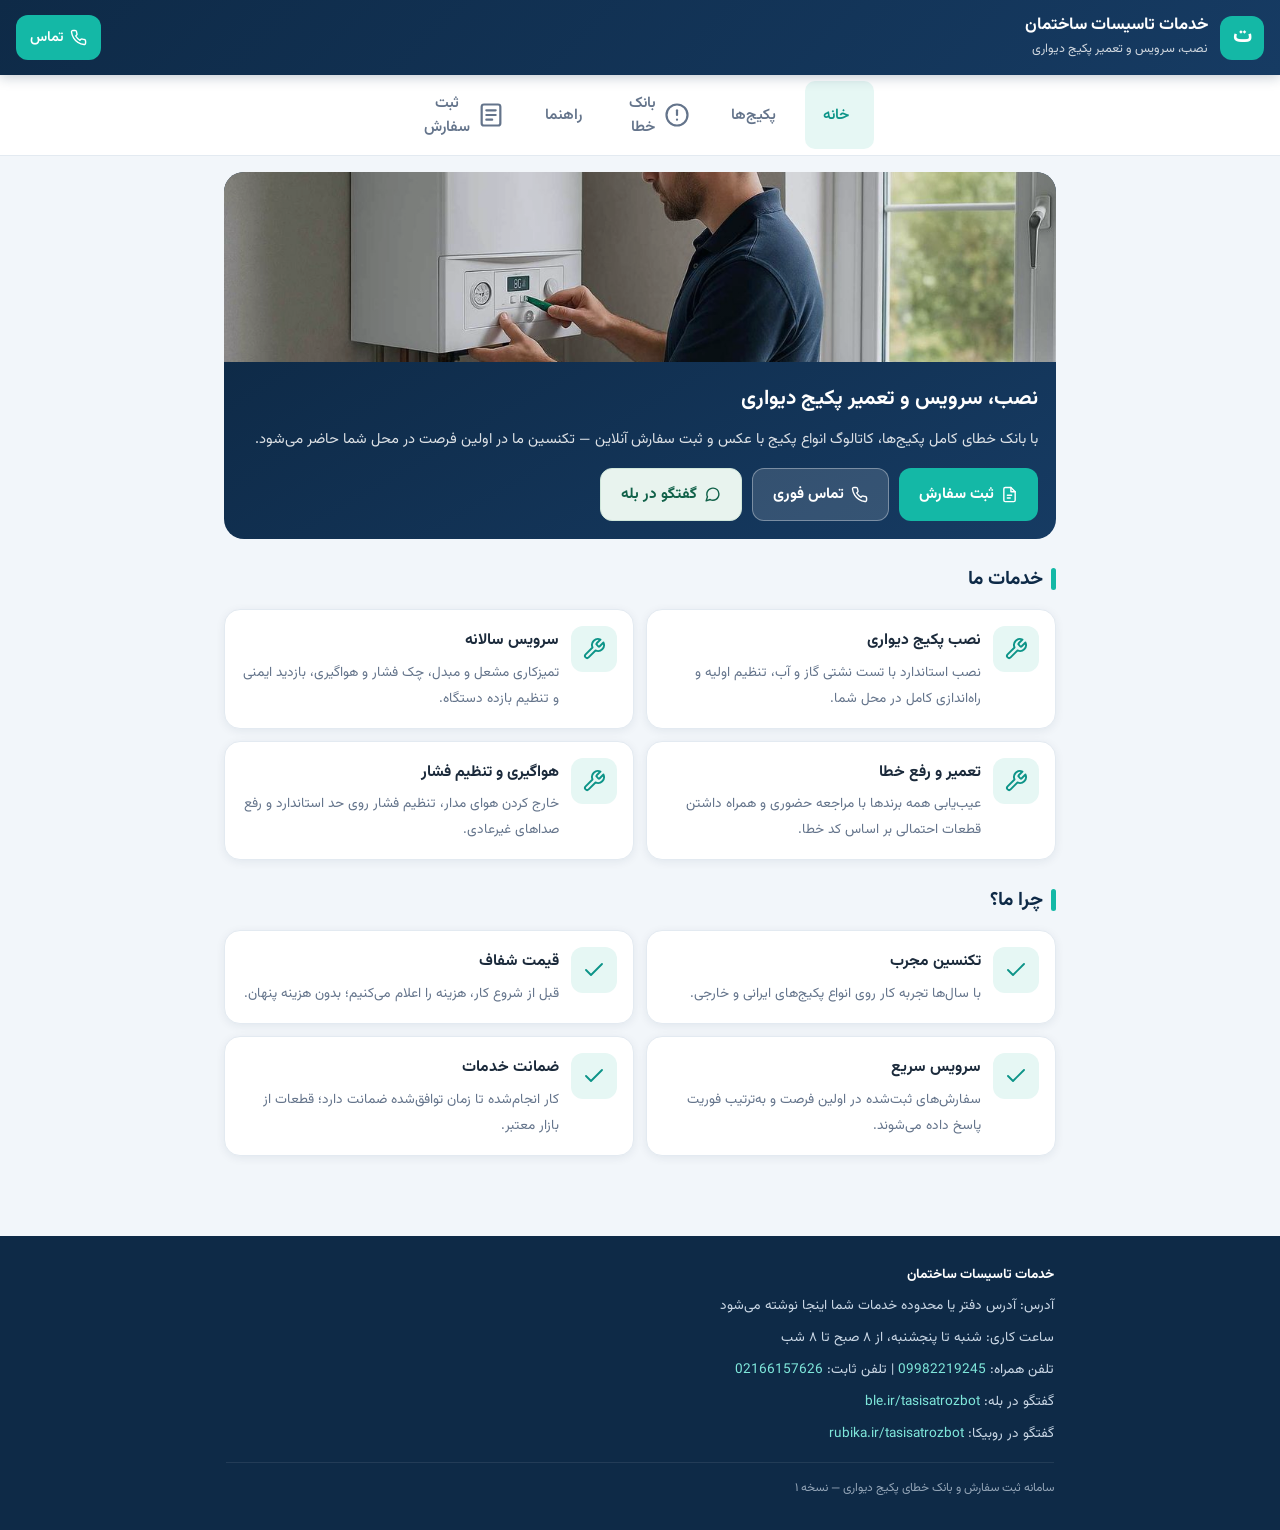
<file: index.html>
<!DOCTYPE html>
<html lang="fa" dir="rtl">
<head>
<meta charset="UTF-8">
<meta name="viewport" content="width=device-width, initial-scale=1, viewport-fit=cover">
<meta name="theme-color" content="#0E2A47">
<meta name="robots" content="index">
<title>خدمات تاسیسات | نصب، سرویس و تعمیر پکیج دیواری</title>
<link rel="icon" href="assets/img/favicon.png">
<link rel="manifest" href="manifest.json">
<link rel="stylesheet" href="assets/style.css">
</head>
<body>

<!-- هدر -->
<header class="topbar">
  <div class="brand-badge" aria-hidden="true">ت</div>
  <div>
    <div class="brand-name" id="brandName">خدمات تاسیسات ساختمان</div>
    <div class="brand-tag" id="brandTag">نصب، سرویس و تعمیر پکیج دیواری</div>
  </div>
  <a class="call-btn" id="callTop" href="tel:09121234567" aria-label="تماس تلفنی">
    <svg viewBox="0 0 24 24" width="17" height="17" fill="none" stroke="currentColor" stroke-width="2" stroke-linecap="round" stroke-linejoin="round"><path d="M22 16.92v3a2 2 0 0 1-2.18 2 19.79 19.79 0 0 1-8.63-3.07 19.5 19.5 0 0 1-6-6 19.79 19.79 0 0 1-3.07-8.67A2 2 0 0 1 4.11 2h3a2 2 0 0 1 2 1.72 12.84 12.84 0 0 0 .7 2.81 2 2 0 0 1-.45 2.11L8.09 9.91a16 16 0 0 0 6 6l1.27-1.27a2 2 0 0 1 2.11-.45 12.84 12.84 0 0 0 2.81.7A2 2 0 0 1 22 16.92z"/></svg>
    تماس
  </a>
</header>

<!-- ناوبری دسکتاپ -->
<nav class="navbar" id="navbar" aria-label="منوی اصلی"></nav>

<main>
  <!-- ══════════ صفحه خانه ══════════ -->
  <section class="page active" id="page-home" aria-label="خانه">
    <div class="hero">
      <img class="hero-img" src="assets/img/hero-technician.jpg" alt="تکنسین در حال سرویس پکیج دیواری">
      <div class="hero-body">
        <h1 id="heroTitle">نصب، سرویس و تعمیر پکیج دیواری</h1>
        <p id="heroDesc">با بانک خطای کامل پکیج‌ها، کاتالوگ انواع پکیج با عکس و ثبت سفارش آنلاین — تکنسین ما در اولین فرصت در محل شما حاضر می‌شود.</p>
        <div class="cta-row">
          <button class="btn btn-primary" data-goto="order">
            <svg viewBox="0 0 24 24" width="17" height="17" fill="none" stroke="currentColor" stroke-width="2" stroke-linecap="round" stroke-linejoin="round"><path d="M14 2H6a2 2 0 0 0-2 2v16a2 2 0 0 0 2 2h12a2 2 0 0 0 2-2V8z"/><polyline points="14 2 14 8 20 8"/><line x1="9" y1="13" x2="15" y2="13"/><line x1="9" y1="17" x2="13" y2="17"/></svg>
            ثبت سفارش
          </button>
          <a class="btn btn-ghost" id="callHero" href="tel:09121234567">
            <svg viewBox="0 0 24 24" width="17" height="17" fill="none" stroke="currentColor" stroke-width="2" stroke-linecap="round" stroke-linejoin="round"><path d="M22 16.92v3a2 2 0 0 1-2.18 2 19.79 19.79 0 0 1-8.63-3.07 19.5 19.5 0 0 1-6-6 19.79 19.79 0 0 1-3.07-8.67A2 2 0 0 1 4.11 2h3a2 2 0 0 1 2 1.72 12.84 12.84 0 0 0 .7 2.81 2 2 0 0 1-.45 2.11L8.09 9.91a16 16 0 0 0 6 6l1.27-1.27a2 2 0 0 1 2.11-.45 12.84 12.84 0 0 0 2.81.7A2 2 0 0 1 22 16.92z"/></svg>
            تماس فوری
          </a>
          <a class="btn btn-ghost" id="baleHero" href="https://ble.ir/tasisatrozbot" target="_blank" rel="noopener" style="background:#E8F3EE;color:#116149;border:1.5px solid #CFE6DA">
            <svg viewBox="0 0 24 24" width="17" height="17" fill="none" stroke="currentColor" stroke-width="2" stroke-linecap="round" stroke-linejoin="round"><path d="M21 11.5a8.38 8.38 0 0 1-.9 3.8 8.5 8.5 0 0 1-7.6 4.7 8.38 8.38 0 0 1-3.8-.9L3 21l1.9-5.7a8.38 8.38 0 0 1-.9-3.8 8.5 8.5 0 0 1 4.7-7.6 8.38 8.38 0 0 1 3.8-.9h.5a8.48 8.48 0 0 1 8 8v.5z"/></svg>
            گفتگو در بله
          </a>
        </div>
      </div>
    </div>

    <h2 class="section-title">خدمات ما</h2>
    <div class="svc-grid" id="svcGrid"></div>

    <h2 class="section-title">چرا ما؟</h2>
    <div class="svc-grid" id="whyGrid"></div>
  </section>

  <!-- ══════════ صفحه پکیج‌ها ══════════ -->
  <section class="page" id="page-packages" aria-label="کاتالوگ پکیج‌ها">
    <h2 class="section-title">انواع پکیج دیواری</h2>
    <div id="typeList"></div>

    <h2 class="section-title">جدول انتخاب ظرفیت</h2>
    <div class="table-wrap">
      <table id="capTable">
        <thead><tr><th>متراژ واحد</th><th>تعداد رادیاتور</th><th>ظرفیت پیشنهادی (BTU)</th></tr></thead>
        <tbody></tbody>
      </table>
    </div>
    <p class="notice notice-blue" id="capNote" style="margin-top:10px"></p>

    <h2 class="section-title">برندهای رایج بازار</h2>
    <div class="brand-grid" id="brandGrid"></div>
  </section>

  <!-- ══════════ صفحه بانک خطا ══════════ -->
  <section class="page" id="page-errors" aria-label="بانک خطا">
    <h2 class="section-title">بانک خطای پکیج دیواری</h2>
    <div class="notice">قبل از هر کاری این سه مورد را چک کنید: باز بودن شیر گاز، فشار آب روی ۱ تا ۱.۵ بار، و یک بار ریست کردن دستگاه. اگر کد برگشت، از جدول زیر معنی آن را پیدا کنید.</div>
    <div class="filter-row">
      <select id="errBrand" aria-label="انتخاب برند"></select>
      <input type="search" id="errSearch" placeholder="جستجوی کد یا مشکل (مثلا E1 یا فشار آب)" aria-label="جستجوی کد خطا">
    </div>
    <div id="errList"></div>
    <p class="notice notice-blue" style="margin-top:14px">کد برند شما در لیست نیست یا مطمئن نیستید؟ کد و مدل پکیج را یادداشت کنید و در بخش «ثبت سفارش» درخواست تعمیر بدهید؛ تکنسین با قطعه احتمالی می‌آید.</p>
  </section>

  <!-- ══════════ صفحه راهنما ══════════ -->
  <section class="page" id="page-guides" aria-label="راهنماها">
    <h2 class="section-title">راهنماهای آموزشی</h2>
    <div id="guideList"></div>
  </section>

  <!-- ══════════ صفحه سفارش ══════════ -->
  <section class="page" id="page-order" aria-label="ثبت سفارش">
    <h2 class="section-title">ثبت سفارش خدمات</h2>

    <div class="form-card" id="orderFormWrap">
      <form id="orderForm" novalidate>
        <div class="f-grid">
          <div class="f-row">
            <label for="fName">نام و نام خانوادگی <span class="req">*</span></label>
            <input id="fName" name="name" type="text" required autocomplete="name">
          </div>
          <div class="f-row">
            <label for="fPhone">شماره تماس <span class="req">*</span></label>
            <input id="fPhone" name="phone" type="tel" inputmode="numeric" placeholder="09xxxxxxxxx" required autocomplete="tel">
          </div>
        </div>
        <div class="f-grid">
          <div class="f-row">
            <label for="fCity">شهر / منطقه <span class="req">*</span></label>
            <input id="fCity" name="city" type="text" required>
          </div>
          <div class="f-row">
            <label for="fWhen">زمان مراجعه دلخواه</label>
            <select id="fWhen" name="when">
              <option value="هر وقت ممکن بود">فرقی ندارد</option>
              <option value="صبح (۸ تا ۱۲)">صبح (۸ تا ۱۲)</option>
              <option value="ظهر (۱۲ تا ۱۶)">ظهر (۱۲ تا ۱۶)</option>
              <option value="عصر (۱۶ تا ۲۰)">عصر (۱۶ تا ۲۰)</option>
            </select>
          </div>
        </div>
        <div class="f-row">
          <label for="fAddr">آدرس دقیق</label>
          <input id="fAddr" name="address" type="text" placeholder="خیابان، کوچه، پلاک، طبقه">
        </div>
        <div class="f-grid">
          <div class="f-row">
            <label for="fService">نوع خدمت <span class="req">*</span></label>
            <select id="fService" name="service" required>
              <option value="نصب پکیج دیواری">نصب پکیج دیواری</option>
              <option value="سرویس سالانه پکیج">سرویس سالانه پکیج</option>
              <option value="تعمیر و رفع خطا">تعمیر و رفع خطا</option>
              <option value="هواگیری و تنظیم فشار">هواگیری و تنظیم فشار</option>
              <option value="مشاوره و بازدید">مشاوره و بازدید</option>
              <option value="سایر خدمات تاسیسات">سایر خدمات تاسیسات</option>
            </select>
          </div>
          <div class="f-row">
            <label for="fBrand">برند پکیج</label>
            <select id="fBrand" name="brand"></select>
          </div>
        </div>
        <div class="f-grid">
          <div class="f-row">
            <label for="fModel">مدل پکیج</label>
            <input id="fModel" name="model" type="text" placeholder="مثلا ورونا 24">
          </div>
          <div class="f-row">
            <label for="fCode">کد خطا (اگر نمایش می‌دهد)</label>
            <input id="fCode" name="errorCode" type="text" placeholder="مثلا E1">
            <div class="f-hint" id="codeHint"></div>
          </div>
        </div>
        <div class="f-row">
          <label for="fDesc">شرح مشکل</label>
          <textarea id="fDesc" name="description" placeholder="مثلا: پکیج روشن می‌شود ولی آب گرم نوسان دارد..."></textarea>
        </div>
        <button type="submit" class="btn btn-primary btn-block" id="submitBtn">
          <svg viewBox="0 0 24 24" width="17" height="17" fill="none" stroke="currentColor" stroke-width="2" stroke-linecap="round" stroke-linejoin="round"><path d="M22 2 11 13"/><path d="M22 2 15 22 11 13 2 9 22 2"/></svg>
          ارسال سفارش
        </button>
        <div class="form-status" id="formStatus"></div>
      </form>

            <div class="success-box" id="successBox">
        <div class="tick"><svg viewBox="0 0 24 24" fill="none" stroke="currentColor" stroke-width="2.5" stroke-linecap="round" stroke-linejoin="round"><polyline points="20 6 9 17 4 12"/></svg></div>
        <h3>سفارش شما آماده ارسال است</h3>
        <div>کد پیگیری:</div>
        <div class="track" id="trackCode">—</div>
        <p>مرحله آخر: متن سفارش کپی شده است. دکمه «ارسال در بله» یا «ارسال در روبیکا» را بزنید و در چت بات، کادر پیام را نگه دارید و Paste را انتخاب کنید و ارسال بزنید. همکاران ما بلافاصله پس از دریافت، با شما تماس می‌گیرند.</p>
        <textarea id="orderText" class="order-copy" readonly></textarea>
        <div style="display:flex; gap:10px; justify-content:center; flex-wrap:wrap">
          <a class="btn btn-primary" id="sendBale" href="https://ble.ir/tasisatrozbot" target="_blank" rel="noopener">ارسال در بله</a>
          <a class="btn btn-outline" id="sendRubika" href="https://rubika.ir/tasisatrozbot" target="_blank" rel="noopener">ارسال در روبیکا</a>
        </div>
        <div style="margin-top:10px">
          <button class="btn btn-outline" id="copyBtn">کپی مجدد متن سفارش</button>
        </div>
        <p class="send-hint">اگر دکمه‌ها کار نکرد، متن بالا را کپی کنید و در چت بات بفرستید؛ یا تلفنی سفارش دهید:</p>
        <div style="display:flex; gap:10px; justify-content:center; flex-wrap:wrap">
          <a class="btn btn-ghost" id="callAfter" style="background:#EEF4F9;color:#0E2A47;border:1.5px solid #D9E4EE" href="tel:">تماس همراه</a>
          <a class="btn btn-ghost" id="callAfter2" style="background:#EEF4F9;color:#0E2A47;border:1.5px solid #D9E4EE" href="tel:02166157626">تماس دفتر</a>
          <button class="btn btn-outline" id="againBtn">ثبت سفارش دیگر</button>
        </div>
      </div>
    </div>
  </section>
</main>

<!-- نوار پایین موبایل -->
<nav class="tabbar" id="tabbar" aria-label="منوی اصلی موبایل"></nav>

<footer>
  <div class="foot-in">
    <div class="f-line"><b id="footName">خدمات تاسیسات ساختمان</b></div>
    <div class="f-line" id="footAddr"></div>
    <div class="f-line" id="footHours"></div>
    <div class="f-line">تلفن همراه: <a href="tel:" id="footPhone" style="color:#7FE7DB">—</a><span id="footPhone2Wrap" style="display:none"> | تلفن ثابت: <a href="tel:" id="footPhone2" style="color:#7FE7DB">—</a></span></div>
    <div class="f-line">گفتگو در بله: <a href="https://ble.ir/tasisatrozbot" id="footBale" target="_blank" rel="noopener" style="color:#7FE7DB">ble.ir/tasisatrozbot</a></div>
    <div class="f-line" id="footRubikaWrap" style="display:none">گفتگو در روبیکا: <a href="https://rubika.ir/tasisatrozbot" id="footRubika" target="_blank" rel="noopener" style="color:#7FE7DB">rubika.ir/tasisatrozbot</a></div>
    <div class="copy">سامانه ثبت سفارش و بانک خطای پکیج دیواری — نسخه ۱</div>
  </div>
</footer>

<div class="toast" id="toast" role="status" aria-live="polite"></div>

<script src="config.js"></script>
<script src="data/errors.js"></script>
<script src="data/boilers.js"></script>
<script src="data/guides.js"></script>
<script src="assets/app.js"></script>
</body>
</html>
</file>
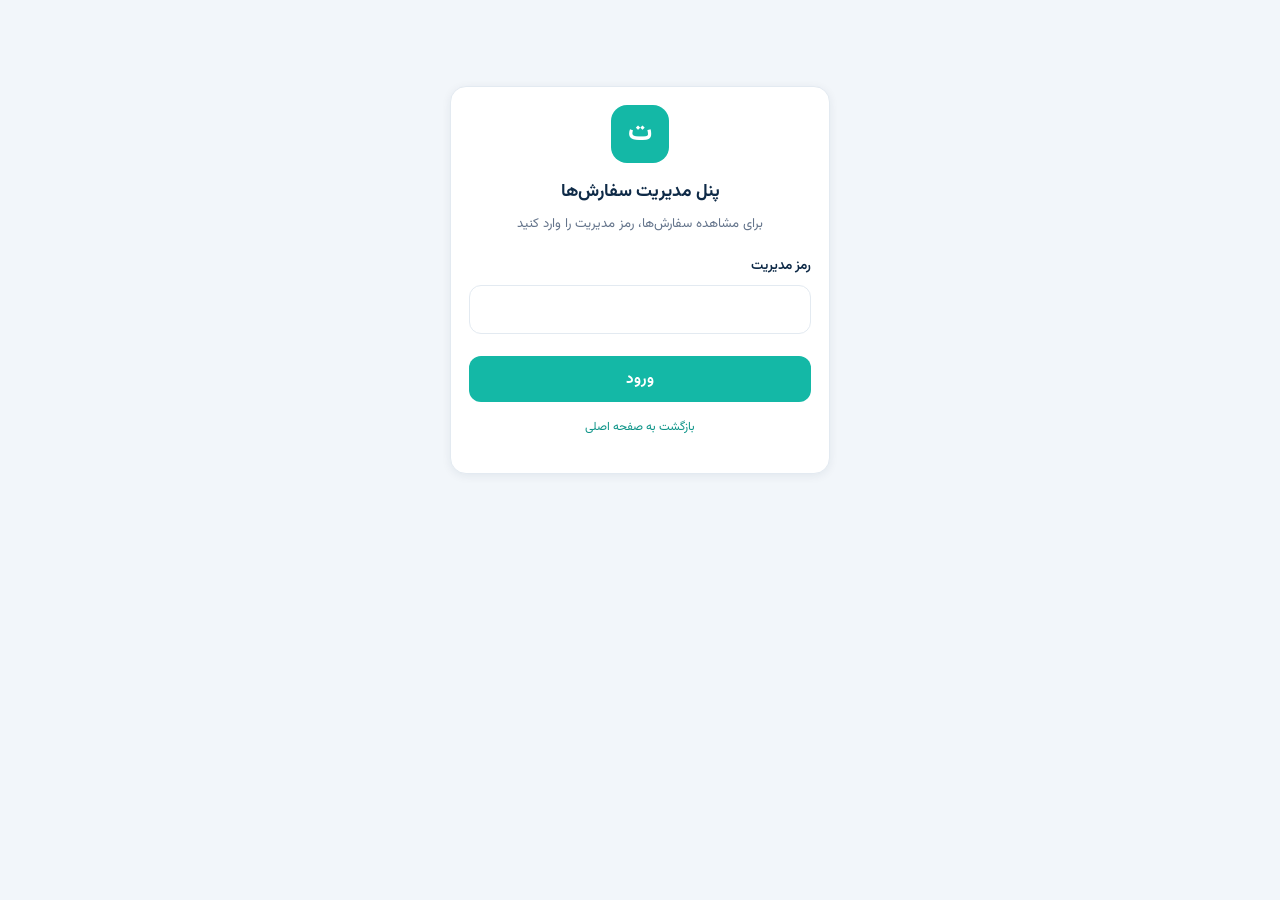
<file: admin.html>
<!DOCTYPE html>
<html lang="fa" dir="rtl">
<head>
<meta charset="UTF-8">
<meta name="viewport" content="width=device-width, initial-scale=1, viewport-fit=cover">
<meta name="theme-color" content="#0E2A47">
<meta name="robots" content="noindex">
<title>پنل مدیریت | خدمات تاسیسات</title>
<link rel="icon" href="assets/img/favicon.png">
<link rel="stylesheet" href="assets/style.css">
<style>
  .login-wrap { max-width: 380px; margin: 60px auto; }
  .login-wrap .card { text-align: center; }
  .login-wrap .brand-badge { margin: 0 auto 12px; width: 58px; height: 58px; font-size: 1.7rem; border-radius: 16px; }
  .login-wrap h1 { font-size: 1.1rem; color: var(--navy); margin-bottom: 4px; }
  .login-wrap p { font-size: .82rem; color: var(--muted); margin-bottom: 16px; }
  .login-wrap .f-row { text-align: right; }
  .login-error { display: none; background: #FDECEC; color: #8A1C1C; border: 1px solid #F8C9C9; border-radius: 10px; padding: 8px 12px; font-size: .82rem; margin-top: 10px; }

  .stats { display: grid; grid-template-columns: repeat(3, 1fr); gap: 10px; margin-bottom: 16px; }
  .stat { background: var(--card); border: 1px solid var(--line); border-radius: 14px; padding: 12px 14px; text-align: center; }
  .stat b { display: block; font-size: 1.5rem; color: var(--navy); }
  .stat span { font-size: .75rem; color: var(--muted); }

  .toolbar { display: flex; gap: 8px; flex-wrap: wrap; margin-bottom: 14px; align-items: center; }
  .toolbar input[type=search] { flex: 1; min-width: 160px; border: 1.5px solid var(--line); border-radius: 12px; padding: 10px 14px; background: #fff; min-height: 44px; }
  .chips { display: flex; gap: 6px; flex-wrap: wrap; margin-bottom: 14px; }
  .chip { border: 1.5px solid var(--line); background: #fff; color: var(--muted); border-radius: 99px; padding: 6px 14px; font-size: .8rem; font-weight: 600; min-height: 36px; }
  .chip.active { background: var(--navy); border-color: var(--navy); color: #fff; }

  .order-card { background: var(--card); border: 1px solid var(--line); border-radius: 14px; margin-bottom: 10px; overflow: hidden; }
  .order-head { padding: 12px 16px; display: flex; align-items: center; gap: 10px; flex-wrap: wrap; cursor: pointer; }
  .order-head:hover { background: #F7FAFC; }
  .o-name { font-weight: 700; color: var(--navy); }
  .o-meta { font-size: .78rem; color: var(--muted); }
  .o-status { font-size: .72rem; font-weight: 700; border-radius: 99px; padding: 3px 12px; background: #EEF4F9; color: #33506E; }
  .st-جدید { background: #E0F2FE; color: #0369A1; }
  .st-در-حال-بررسی { background: #FEF6E7; color: #92600A; }
  .st-اعزام-تکنسین { background: #EDE9FE; color: #6D28D9; }
  .st-انجام-شد { background: #E7F8EF; color: #15803D; }
  .st-لغو-شد { background: #F1F5F9; color: #64748B; }
  .order-body { display: none; padding: 4px 18px 18px; border-top: 1px dashed var(--line); font-size: .86rem; }
  .order-card.open .order-body { display: block; }
  .order-body .kv { margin-top: 7px; }
  .order-body .kv b { color: var(--navy); }
  .order-actions { display: flex; gap: 8px; flex-wrap: wrap; margin-top: 14px; align-items: center; }
  .order-actions select { border: 1.5px solid var(--line); border-radius: 10px; padding: 8px 12px; background: #fff; min-height: 42px; }
  .small-btn { border: none; border-radius: 10px; padding: 8px 14px; font-size: .8rem; font-weight: 700; min-height: 42px; }
  .small-btn.primary { background: var(--teal); color: #fff; }
  .small-btn.primary:hover { background: var(--teal-dark); }
  .tel-link { background: #E0F2FE; color: #0369A1; border-radius: 10px; padding: 8px 14px; font-weight: 700; font-size: .8rem; display: inline-flex; align-items: center; gap: 6px; min-height: 42px; }
  .empty { text-align: center; color: var(--muted); padding: 40px 10px; font-size: .9rem; }
  .admin-top { display: flex; align-items: center; gap: 10px; margin-bottom: 18px; flex-wrap: wrap; }
  .admin-top h1 { font-size: 1.15rem; color: var(--navy); margin-inline-end: auto; }
  .setup-warn { background: #FFF8E6; border: 1px solid #FDE9B8; color: #7A5B00; border-radius: 14px; padding: 14px 16px; font-size: .85rem; margin-bottom: 16px; }
</style>
</head>
<body>

<main style="padding-top:26px">
  <!-- ورود -->
  <div class="login-wrap" id="loginWrap">
    <div class="card">
      <div class="brand-badge" aria-hidden="true">ت</div>
      <h1>پنل مدیریت سفارش‌ها</h1>
      <p>برای مشاهده سفارش‌ها، رمز مدیریت را وارد کنید</p>
      <div class="f-row">
        <label for="passInput">رمز مدیریت</label>
        <input type="password" id="passInput" autocomplete="current-password" style="width:100%;border:1.5px solid var(--line);border-radius:12px;padding:11px 14px;min-height:46px">
      </div>
      <button class="btn btn-primary btn-block" id="loginBtn" style="margin-top:8px">ورود</button>
      <div class="login-error" id="loginError">رمز اشتباه است. رمز در فایل config.js تنظیم می‌شود.</div>
      <p style="margin-top:14px;font-size:.75rem"><a href="index.html">بازگشت به صفحه اصلی</a></p>
    </div>
  </div>

  <!-- داشبورد -->
  <div id="dash" style="display:none">
    <div class="admin-top">
      <h1>مدیریت سفارش‌ها</h1>
      <button class="small-btn primary" id="refreshBtn">به‌روزرسانی</button>
      <button class="small-btn" id="csvBtn" style="background:#EEF4F9;color:#0E2A47">خروجی CSV</button>
      <button class="small-btn" id="logoutBtn" style="background:#FDECEC;color:#8A1C1C">خروج</button>
    </div>

    <div class="setup-warn" id="setupWarn" style="display:none">
      سفارش‌های مشتریان بلافاصله با بات بله به چت شما در بله ارسال می‌شوند و همان‌جا قابل جستجو و نگهداری هستند. این صفحه فقط وقتی فهرست داده‌ای دارد که سفارش‌ها در گیت‌هاب ذخیره شوند؛ ولی گیت‌هاب توکن‌های منتشرشده در سایت‌های عمومی را خودکار باطل می‌کند، پس منبع اصلی مشاهده سفارش‌ها، چت بات در بله است.
      <div style="margin-top:10px"><a class="small-btn primary" style="text-decoration:none" href="https://ble.ir/tasisatrozbot" target="_blank" rel="noopener">باز کردن چت بات در بله</a></div>
    </div>

    <div class="stats">
      <div class="stat"><b id="stTotal">0</b><span>کل سفارش‌ها</span></div>
      <div class="stat"><b id="stNew">0</b><span>جدید</span></div>
      <div class="stat"><b id="stToday">0</b><span>ثبت‌شده امروز</span></div>
    </div>

    <div class="chips" id="statusChips"></div>
    <div class="toolbar">
      <input type="search" id="searchInput" placeholder="جستجو: نام، شماره، کد پیگیری...">
    </div>

    <div id="orderList"><div class="empty"><span class="spinner"></span><br>در حال دریافت سفارش‌ها از گیت‌هاب...</div></div>
  </div>
</main>

<div class="toast" id="toast" role="status" aria-live="polite"></div>

<script src="config.js"></script>
<script src="assets/admin.js"></script>
</body>
</html>
</file>
<file: assets/style.css>
/* ============================================================
   اپلیکیشن تاسیسات — استایل اصلی (RTL، موبایل‌محور)
   تم: سرمه‌ای فنی + فیروزه‌ای
   ============================================================ */

@font-face { font-family: 'Vazirmatn'; src: url('fonts/Vazirmatn-Regular.woff2') format('woff2'); font-weight: 400; font-display: swap; }
@font-face { font-family: 'Vazirmatn'; src: url('fonts/Vazirmatn-Medium.woff2') format('woff2'); font-weight: 500; font-display: swap; }
@font-face { font-family: 'Vazirmatn'; src: url('fonts/Vazirmatn-SemiBold.woff2') format('woff2'); font-weight: 600; font-display: swap; }
@font-face { font-family: 'Vazirmatn'; src: url('fonts/Vazirmatn-Bold.woff2') format('woff2'); font-weight: 700; font-display: swap; }

:root {
  --navy: #0E2A47;
  --navy-2: #163B63;
  --teal: #14B8A6;
  --teal-dark: #0D9488;
  --bg: #F2F6FA;
  --card: #FFFFFF;
  --line: #E3EAF1;
  --text: #1B2A3B;
  --muted: #64748B;
  --red: #DC2626;
  --amber: #D97706;
  --green: #16A34A;
  --radius: 16px;
  --shadow: 0 2px 10px rgba(14, 42, 71, .07);
}

* { margin: 0; padding: 0; box-sizing: border-box; }
html { -webkit-text-size-adjust: 100%; }
body {
  font-family: 'Vazirmatn', Tahoma, Arial, sans-serif;
  background: var(--bg);
  color: var(--text);
  direction: rtl;
  line-height: 1.9;
  min-height: 100vh;
  padding-bottom: 76px; /* فضا برای نوار پایین موبایل */
}
@media (min-width: 860px) { body { padding-bottom: 0; } }

img { max-width: 100%; display: block; }
button { font-family: inherit; cursor: pointer; }
input, select, textarea { font-family: inherit; font-size: 1rem; }
a { color: var(--teal-dark); text-decoration: none; }

/* ---------- هدر ---------- */
.topbar {
  background: linear-gradient(135deg, var(--navy) 0%, var(--navy-2) 100%);
  color: #fff;
  padding: 14px 16px;
  display: flex; align-items: center; gap: 12px;
  position: sticky; top: 0; z-index: 50;
  box-shadow: 0 2px 12px rgba(14,42,71,.25);
}
.brand-badge {
  width: 44px; height: 44px; border-radius: 12px; flex-shrink: 0;
  background: var(--teal); color: #fff;
  display: flex; align-items: center; justify-content: center;
  font-size: 1.35rem; font-weight: 700;
}
.brand-name { font-weight: 700; font-size: 1.05rem; line-height: 1.4; }
.brand-tag { font-size: .78rem; opacity: .8; }
.topbar .call-btn {
  margin-inline-start: auto;
  background: var(--teal); color: #fff; border: none; border-radius: 12px;
  padding: 9px 14px; font-weight: 600; font-size: .9rem;
  display: flex; align-items: center; gap: 6px;
  min-height: 44px;
}
.topbar .call-btn:hover { background: var(--teal-dark); }

/* ---------- ناوبری ---------- */
.navbar { display: none; }
@media (min-width: 860px) {
  .navbar {
    display: flex; gap: 4px; justify-content: center;
    background: var(--card); border-bottom: 1px solid var(--line);
    position: sticky; top: 0; z-index: 49; padding: 6px 12px;
  }
  .navbar button {
    background: none; border: none; padding: 10px 18px; border-radius: 10px;
    font-size: .95rem; font-weight: 600; color: var(--muted);
    display: flex; align-items: center; gap: 7px;
  }
  .navbar button.active { background: #E6F7F4; color: var(--teal-dark); }
  .navbar button:hover { color: var(--teal-dark); }
}
.tabbar {
  position: fixed; bottom: 0; inset-inline: 0; z-index: 60;
  background: #fff; border-top: 1px solid var(--line);
  display: flex; justify-content: space-around;
  padding: 6px 4px calc(6px + env(safe-area-inset-bottom));
  box-shadow: 0 -3px 14px rgba(14,42,71,.08);
}
@media (min-width: 860px) { .tabbar { display: none; } }
.tabbar button {
  background: none; border: none; flex: 1;
  display: flex; flex-direction: column; align-items: center; gap: 3px;
  font-size: .7rem; font-weight: 600; color: var(--muted);
  padding: 6px 2px; min-height: 52px; border-radius: 10px;
}
.tabbar button svg { width: 22px; height: 22px; }
.tabbar button.active { color: var(--teal-dark); }

/* ---------- محتوا ---------- */
main { max-width: 860px; margin: 0 auto; padding: 16px 14px 40px; }
.page { display: none; animation: fadein .25s ease; }
.page.active { display: block; }
@keyframes fadein { from { opacity: 0; transform: translateY(6px); } to { opacity: 1; transform: none; } }

.section-title { font-size: 1.2rem; font-weight: 700; margin: 22px 0 12px; color: var(--navy); display: flex; align-items: center; gap: 8px; }
.section-title::before { content: ""; width: 5px; height: 22px; border-radius: 4px; background: var(--teal); display: inline-block; }

.card { background: var(--card); border: 1px solid var(--line); border-radius: var(--radius); box-shadow: var(--shadow); padding: 18px; margin-bottom: 14px; }

/* هیرو */
.hero { background: linear-gradient(150deg, var(--navy) 20%, var(--navy-2)); color: #fff; border-radius: 20px; overflow: hidden; margin-bottom: 16px; }
.hero .hero-img { width: 100%; height: 190px; object-fit: cover; opacity: .92; }
.hero .hero-body { padding: 18px; }
.hero h1 { font-size: 1.3rem; font-weight: 700; margin-bottom: 6px; }
.hero p { font-size: .92rem; opacity: .85; margin-bottom: 14px; }
.hero .cta-row { display: flex; gap: 10px; flex-wrap: wrap; }
.btn {
  display: inline-flex; align-items: center; justify-content: center; gap: 7px;
  border: none; border-radius: 12px; padding: 11px 20px;
  font-weight: 700; font-size: .95rem; min-height: 46px;
  transition: transform .1s ease, background .15s ease;
}
.btn:active { transform: scale(.98); }
.btn-primary { background: var(--teal); color: #fff; }
.btn-primary:hover { background: var(--teal-dark); }
.btn-ghost { background: rgba(255,255,255,.14); color: #fff; border: 1px solid rgba(255,255,255,.35); }
.btn-ghost:hover { background: rgba(255,255,255,.22); }
.btn-outline { background: #fff; color: var(--teal-dark); border: 1.5px solid var(--teal); }
.btn-outline:hover { background: #E6F7F4; }
.btn-danger { background: #FEF2F2; color: var(--red); border: 1.5px solid #FECACA; }
.btn-danger:hover { background: #FEE2E2; }
.btn-block { width: 100%; }
.btn[disabled] { opacity: .55; cursor: not-allowed; }

/* خدمات */
.svc-grid { display: grid; grid-template-columns: 1fr; gap: 12px; }
@media (min-width: 640px) { .svc-grid { grid-template-columns: 1fr 1fr; } }
.svc { background: var(--card); border: 1px solid var(--line); border-radius: var(--radius); padding: 16px; box-shadow: var(--shadow); display: flex; gap: 12px; }
.svc .ic { width: 46px; height: 46px; border-radius: 12px; background: #E6F7F4; color: var(--teal-dark); display: flex; align-items: center; justify-content: center; flex-shrink: 0; }
.svc .ic svg { width: 24px; height: 24px; }
.svc h3 { font-size: .98rem; font-weight: 700; margin-bottom: 4px; }
.svc p { font-size: .85rem; color: var(--muted); }

/* کاتالوگ */
.type-card { overflow: hidden; padding: 0; }
.type-card img { width: 100%; height: 220px; object-fit: cover; }
.type-card .tc-body { padding: 16px 18px; }
.type-card h3 { font-size: 1.05rem; font-weight: 700; color: var(--navy); margin-bottom: 8px; }
.type-card p { font-size: .88rem; color: var(--text); margin-bottom: 10px; }
.type-card ul { list-style: none; margin-bottom: 10px; }
.type-card ul li { font-size: .85rem; padding-inline-start: 20px; position: relative; margin-bottom: 4px; }
.type-card ul li::before { content: ""; position: absolute; inset-inline-start: 2px; top: .72em; width: 8px; height: 8px; border-radius: 50%; background: var(--teal); }
.type-card .suit { font-size: .82rem; color: var(--muted); background: #F6FAFD; border-radius: 10px; padding: 8px 12px; }

.table-wrap { overflow-x: auto; border: 1px solid var(--line); border-radius: var(--radius); background: #fff; }
table { width: 100%; border-collapse: collapse; font-size: .87rem; min-width: 420px; }
th, td { padding: 10px 14px; text-align: right; border-bottom: 1px solid var(--line); }
th { background: #EEF4F9; color: var(--navy); font-weight: 700; white-space: nowrap; }
tr:last-child td { border-bottom: none; }

.brand-grid { display: grid; grid-template-columns: 1fr; gap: 10px; }
@media (min-width: 640px) { .brand-grid { grid-template-columns: 1fr 1fr; } }
.brand-chip { background: var(--card); border: 1px solid var(--line); border-radius: 14px; padding: 14px 16px; }
.brand-chip .b-name { font-weight: 700; color: var(--navy); margin-bottom: 4px; display: flex; align-items: center; gap: 8px; }
.brand-chip p { font-size: .82rem; color: var(--muted); }
.err-dot { font-size: .68rem; font-weight: 700; background: #E6F7F4; color: var(--teal-dark); padding: 2px 9px; border-radius: 99px; }

/* بانک خطا */
.filter-row { display: flex; gap: 10px; flex-wrap: wrap; margin-bottom: 14px; }
.filter-row select, .filter-row input {
  flex: 1; min-width: 140px;
  border: 1.5px solid var(--line); border-radius: 12px; padding: 11px 14px;
  background: #fff; min-height: 46px;
}
.filter-row select:focus, .filter-row input:focus { outline: none; border-color: var(--teal); }

.notice { background: #FFF8E6; border: 1px solid #FDE9B8; border-radius: 14px; padding: 12px 16px; font-size: .85rem; margin-bottom: 14px; color: #7A5B00; }
.notice-blue { background: #EBF5FF; border: 1px solid #CFE6FB; color: #1D4E7C; }

.err-card { background: var(--card); border: 1px solid var(--line); border-radius: 14px; margin-bottom: 10px; overflow: hidden; }
.err-head { width: 100%; background: none; border: none; text-align: right; padding: 13px 16px; display: flex; align-items: center; gap: 10px; flex-wrap: wrap; }
.err-head:hover { background: #F7FAFC; }
.err-code { font-weight: 700; color: var(--navy); background: #EEF4F9; border-radius: 9px; padding: 2px 11px; font-size: .85rem; direction: ltr; display: inline-block; }
.err-title { font-weight: 600; font-size: .92rem; flex: 1; min-width: 120px; }
.err-chev { color: var(--muted); transition: transform .2s; flex-shrink: 0; }
.err-card.open .err-chev { transform: rotate(180deg); }
.err-body { display: none; padding: 2px 16px 16px; border-top: 1px dashed var(--line); }
.err-card.open .err-body { display: block; }
.err-body .row { font-size: .86rem; margin-top: 9px; }
.err-body .row b { color: var(--navy); }
.sev { font-size: .7rem; font-weight: 700; border-radius: 99px; padding: 2px 10px; display: inline-block; }
.sev-low { background: #E7F8EF; color: var(--green); }
.sev-med { background: #FEF6E7; color: var(--amber); }
.sev-high { background: #FDECEC; color: var(--red); }
.who { font-size: .7rem; font-weight: 700; border-radius: 99px; padding: 2px 10px; display: inline-block; background: #EEF4F9; color: #33506E; }
.model-tag { font-size: .7rem; color: var(--muted); }

/* راهنما */
.guide-card { background: var(--card); border: 1px solid var(--line); border-radius: 14px; margin-bottom: 10px; overflow: hidden; }
.guide-head { width: 100%; background: none; border: none; text-align: right; padding: 14px 16px; font-weight: 700; font-size: .95rem; color: var(--navy); display: flex; justify-content: space-between; align-items: center; gap: 10px; }
.guide-head:hover { background: #F7FAFC; }
.guide-body { display: none; padding: 2px 18px 16px; border-top: 1px dashed var(--line); font-size: .88rem; }
.guide-card.open .guide-body { display: block; }
.guide-body h4 { color: var(--navy); margin: 10px 0 6px; font-size: .92rem; }
.guide-body p { margin-bottom: 8px; }
.guide-body ul { padding-inline-start: 20px; margin-bottom: 8px; }
.guide-body ul li { margin-bottom: 5px; }
.guide-body .warn { background: #FDECEC; border: 1px solid #F8C9C9; color: #8A1C1C; border-radius: 10px; padding: 10px 14px; margin: 8px 0; font-size: .84rem; }

/* فرم سفارش */
.form-card { background: var(--card); border: 1px solid var(--line); border-radius: var(--radius); box-shadow: var(--shadow); padding: 20px 18px; }
.f-row { margin-bottom: 14px; }
.f-row label { display: block; font-size: .85rem; font-weight: 600; margin-bottom: 6px; color: var(--navy); }
.f-row label .req { color: var(--red); }
.f-row input, .f-row select, .f-row textarea {
  width: 100%; border: 1.5px solid var(--line); border-radius: 12px;
  padding: 11px 14px; background: #fff; min-height: 46px;
}
.f-row textarea { min-height: 90px; resize: vertical; }
.f-row input:focus, .f-row select:focus, .f-row textarea:focus { outline: none; border-color: var(--teal); }
.f-grid { display: grid; grid-template-columns: 1fr; gap: 0 12px; }
@media (min-width: 640px) { .f-grid { grid-template-columns: 1fr 1fr; } }
.f-hint { font-size: .74rem; color: var(--muted); margin-top: 4px; }
.form-status { margin-top: 14px; font-size: .88rem; border-radius: 12px; padding: 12px 16px; display: none; }
.form-status.ok { background: #E7F8EF; border: 1px solid #BBE8CF; color: #14532D; display: block; }
.form-status.err { background: #FDECEC; border: 1px solid #F8C9C9; color: #8A1C1C; display: block; }
.success-box { display: none; text-align: center; padding: 28px 18px; }
.success-box.show { display: block; }
.success-box .tick { width: 64px; height: 64px; border-radius: 50%; background: #E7F8EF; color: var(--green); display: flex; align-items: center; justify-content: center; margin: 0 auto 14px; }
.success-box .tick svg { width: 32px; height: 32px; }
.success-box h3 { color: var(--navy); margin-bottom: 8px; }
.success-box .track { background: #EEF4F9; border-radius: 12px; padding: 10px 18px; font-weight: 700; color: var(--navy); direction: ltr; display: inline-block; margin: 8px 0 14px; font-size: 1.05rem; letter-spacing: 1px; }
.success-box p { font-size: .85rem; color: var(--muted); margin-bottom: 12px; }

/* فوتر */
footer { background: var(--navy); color: #CBD8E6; margin-top: 30px; }
@media (min-width: 860px) { footer { margin-top: 40px; } }
.foot-in { max-width: 860px; margin: 0 auto; padding: 26px 16px 30px; font-size: .85rem; }
.foot-in b { color: #fff; }
.foot-in .f-line { margin-bottom: 6px; }
.foot-in .copy { margin-top: 16px; padding-top: 14px; border-top: 1px solid rgba(255,255,255,.12); font-size: .75rem; opacity: .7; }

/* لودر */
.spinner { width: 22px; height: 22px; border: 3px solid #CFE6FB; border-top-color: var(--teal); border-radius: 50%; animation: spin .8s linear infinite; display: inline-block; vertical-align: middle; }
@keyframes spin { to { transform: rotate(360deg); } }

/* توست */
.toast {
  position: fixed; bottom: 90px; inset-inline: 16px; z-index: 100;
  background: var(--navy); color: #fff; border-radius: 12px; padding: 12px 18px;
  font-size: .87rem; box-shadow: 0 6px 24px rgba(14,42,71,.35);
  opacity: 0; pointer-events: none; transition: opacity .25s, transform .25s; transform: translateY(8px);
}
@media (min-width: 860px) { .toast { inset-inline-start: auto; inset-inline-end: 24px; bottom: 24px; width: 340px; } }
.toast.show { opacity: 1; transform: none; }

/* جعبه موفقیت: متن سفارش و دکمه‌های ارسال */
.success-box .order-copy {
  width: 100%; min-height: 150px; margin: 10px 0 4px; padding: 10px 12px;
  border: 1.5px solid #D9E4EE; border-radius: 12px; background: #F7FAFC;
  color: var(--navy); font-family: inherit; font-size: .85rem; line-height: 1.9;
  resize: vertical; text-align: right; direction: rtl; box-sizing: border-box;
}
.success-box .order-copy:focus { outline: none; border-color: var(--teal); }
.success-box .send-hint { font-size: .8rem; color: var(--muted); margin: 8px 0 12px; }
</file>
